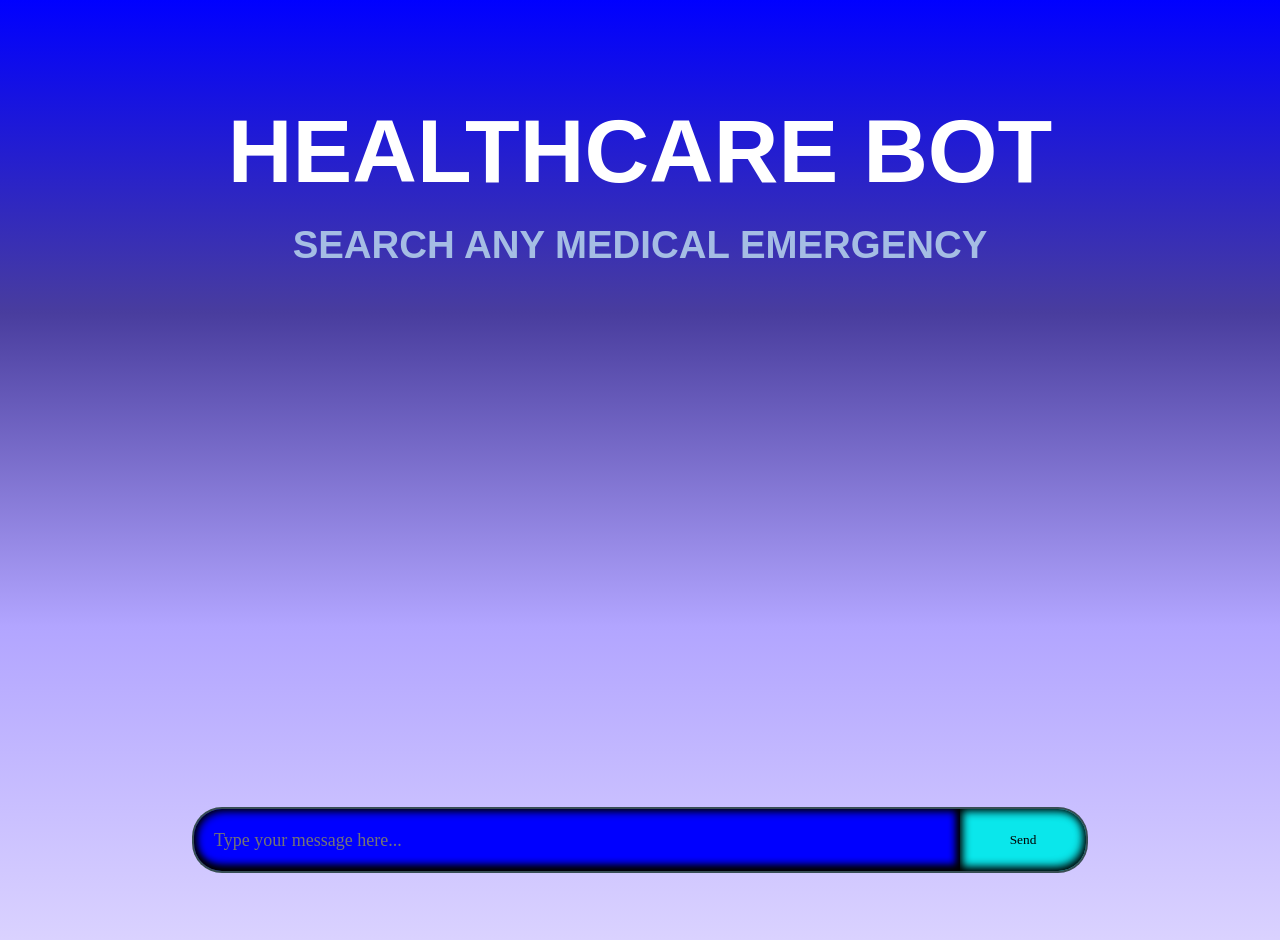
<file: index1.html>
<!DOCTYPE html>
<html lang="hi">
  <head>
    <meta charset="UTF-8" />
    <meta name="viewport" content="width=device-width, initial-scale=1.0" />
    <title>Chatbot</title>
    <link rel="stylesheet" href="index.css" />
    <style>
      * {
        margin: 0;
        padding: 0;
        box-sizing: border-box;
        font-family: "Trebuchet MS", "Lucida Sans Unicode", "Lucida Grande",
          "Lucida Sans", Arial, sans-serif;
      }

      body {
        width: 100%;
        height: 100%;
        background-color: aquamarine;
        background-size: cover;
        background-position: center;
      }

      .container {
        width: 100%;
        height: 100vh;
        display: flex;
        align-items: center;
        gap: 20px;
        padding-top: 100px;
        flex-direction: column;
      }

      .container h1 {
        color: white;
      }

      .container h2 {
        font-size: 3vw;
        color: rgb(165, 189, 228);
      }

      .prompt-area {
        width: 100%;
        height: 120px;
        position: fixed;
        bottom: 0;
        display: flex;
        align-items: center;
        justify-content: center;
        z-index: 2;
      }

      .prompt {
        width: 60%;
        height: 55%;
        padding: 20px;
        border-radius: 30px 0px 0px 30px;
        background-color: blue;
        border: 2px solid rgb(56, 78, 84);
        border-right: none;
        outline: none;
        font-size: 18px;
        color: white;
        font-family: cursive;
      }

      .btn {
        border: none;
        width: 10%;
        height: 55%;
        font-family: cursive;
        background-color: rgb(10, 231, 235);
        border-radius: 0px 30px 30px 0px;
        display: flex;
        align-items: center;
        justify-content: center;
        border: 2px solid rgb(56, 78, 84);
        border-left: none;
        cursor: pointer;
      }

      /* Flashing color animation for the Send button */

      .btn:hover {
        background-color: rgba(14, 155, 115, 0.728);
        box-shadow: 0 0 1rem white;
      }

      .chat-container {
        width: 100%;
        max-height: calc(100vh - 120px);
        overflow-y: auto;
        padding: 20px;
        display: flex;
        flex-direction: column;
        gap: 20px;
      }

      .user-chat-box {
        width: 70%;
        padding: 20px;
        background-color: rgb(73, 102, 219);
        display: flex;
        gap: 20px;
        border-radius: 30px 30px 0px 30px;
        color: rgba(255, 255, 255, 0.758);
        font-size: 20px;
        box-shadow: 2px 4px 10px black;
      }

      #img {
        width: 100px;
        height: 100%;
        display: flex;
        align-items: center;
        justify-content: center;
      }

      #img img {
        width: 50px;
        height: 50px;
        filter: drop-shadow(2px 2px 10px black);
      }

      .ai-chat-box {
        width: 70%;
        padding: 20px;
        background-color: rgba(121, 171, 202, 0.779);
        display: flex;
        gap: 20px;
        border-radius: 30px 30px 30px 0px;
        color: rgba(255, 255, 255, 0.758);
        font-size: 20px;
        box-shadow: 2px 4px 10px black;
      }

      .loading {
        filter: drop-shadow(2px 2px 2px black);
      }
      .lang {
        height: 3rem;
        background-color: black;
      }
    </style>
  </head>
  <body>
    <div class="container">
      <h1>HEALTHCARE BOT</h1>
      <h2>SEARCH ANY MEDICAL EMERGENCY</h2>
    </div>

    <!-- Input Text Field -->
    <div class="prompt-area">
      <input
        type="text"
        class="prompt"
        placeholder="Type your message here..."
      />
      <button id="btn" class="btn">Send</button>
      <div class="lang">
        <div class="lang" id="google_translate_element"></div>
      </div>
    </div>

    <div class="chat-container"></div>

    <script src="./app.js"></script>
    <script type="text/javascript">
      // <![CDATA[
      function googleTranslateElementInit() {
        new google.translate.TranslateElement(
          {
            pageLanguage: "en",
            layout: google.translate.TranslateElement.InlineLayout.SIMPLE,
          },
          "google_translate_element"
        );
      }
      // ]]>
    </script>
    <script
      src="//translate.google.com/translate_a/element.js?cb=googleTranslateElementInit"
      type="text/javascript"
    ></script>

    <script>
      document
        .getElementById("btn")
        .addEventListener("keydown", function (event) {
          if (event.key === "Enter") {
            // Add the action to send a message or submit form on Enter key
          }
        });
    </script>
  </body>
</html>
</file>
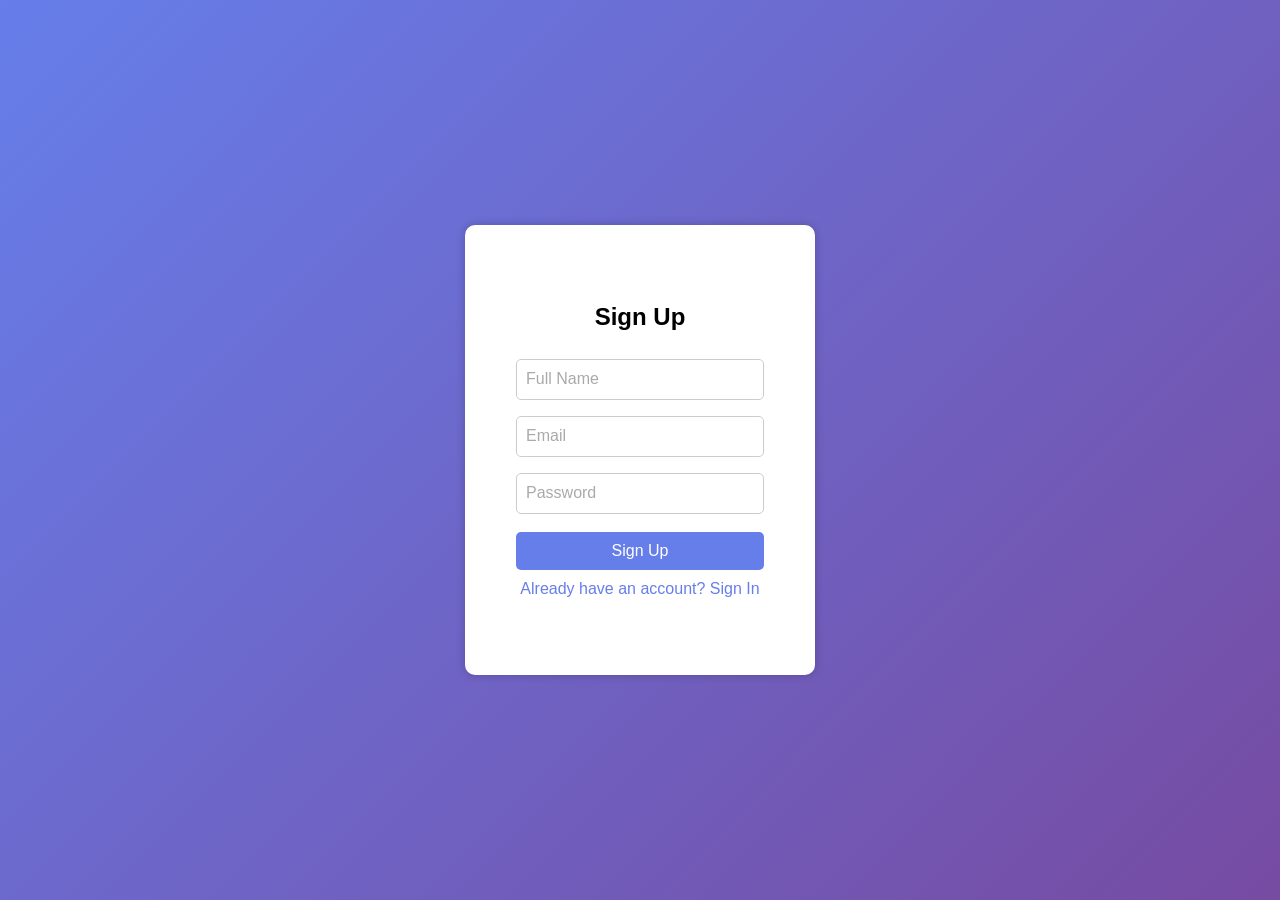
<file: login.html>
<!DOCTYPE html>
<html lang="en">
  <head>
    <meta charset="UTF-8" />
    <meta name="viewport" content="width=device-width, initial-scale=1.0" />
    <title>Flipping Card Login/Signup</title>
    <style>
      * {
        margin: 0;
        padding: 0;
        box-sizing: border-box;
        font-family: Arial, sans-serif;
      }
      body {
        display: flex;
        justify-content: center;
        align-items: center;
        height: 100vh;
        background: linear-gradient(135deg, #667eea, #764ba2);
      }
      .container {
        width: 350px;
        height: 450px;
        position: relative;
        perspective: 1000px;
      }
      .card {
        width: 100%;
        height: 100%;
        position: absolute;
        transform-style: preserve-3d;
        transition: transform 0.7s;
      }
      .card.flip {
        transform: rotateY(180deg);
      }
      .card-side {
        width: 100%;
        height: 100%;
        position: absolute;
        backface-visibility: hidden;
        background: white;
        padding: 20px;
        border-radius: 10px;
        box-shadow: 0 0 10px rgba(0, 0, 0, 0.2);
        display: flex;
        flex-direction: column;
        justify-content: center;
        align-items: center;
      }
      .back {
        transform: rotateY(180deg);
      }
      h2 {
        margin-bottom: 20px;
      }
      .input-wrapper {
        position: relative;
        width: 80%;
        margin: px 0;
      }
      input {
        width: 100%;
        padding: 12px;
        margin: 8px 0;
        border: 1px solid #ccc;
        border-radius: 5px;
        position: relative;
        background-color: transparent;
        z-index: 1;
      }

      input:focus + label,
      input:not(:placeholder-shown) + label {
        top: -18px; /* Moves label up more when input has content or is focused */
        font-size: 12px;
        color: #667eea;
      }

      label {
        position: absolute;
        top: 12px; /* Default position when no data is entered */
        left: 10px;
        font-size: 16px;
        color: #aaa;
        transition: all 0.2s ease;
        pointer-events: none;
      }

      input:focus {
        border-color: #667eea;
      }

      label {
        position: absolute;
        top: 50%;
        left: 10px;
        font-size: 16px;
        color: #aaa;
        transform: translateY(-50%);
        pointer-events: none;
        transition: all 0.3s ease;
      }
      input:focus + label,
      input:not(:placeholder-shown) + label {
        top: 0;
        left: 15px;
        font-size: 12px;
        color: #667eea;
      }
      button {
        width: 80%;
        padding: 10px;
        margin-top: 10px;
        border: none;
        border-radius: 5px;
        background: #667eea;
        color: white;
        font-size: 16px;
        cursor: pointer;
      }
      button:hover {
        background: #555eea;
      }
      .toggle {
        margin-top: 10px;
        color: #667eea;
        cursor: pointer;
      }
    </style>
  </head>
  <body>
    <div class="container">
      <div class="card" id="card">
        <!-- Sign Up Form -->
        <div class="card-side front">
          <h2>Sign Up</h2>
          <div class="input-wrapper">
            <input type="text" id="signup-name" placeholder=" " required />
            <label for="signup-name">Full Name</label>
          </div>
          <div class="input-wrapper">
            <input type="email" id="signup-email" placeholder=" " required />
            <label for="signup-email">Email</label>
          </div>
          <div class="input-wrapper">
            <input
              type="password"
              id="signup-password"
              placeholder=" "
              required
            />
            <label for="signup-password">Password</label>
          </div>
          <button onclick="signUp()">Sign Up</button>
          <p class="toggle" onclick="flipCard()">
            Already have an account? Sign In
          </p>
        </div>

        <!-- Sign In Form -->
        <div class="card-side back">
          <h2>Sign In</h2>
          <div class="input-wrapper">
            <input type="email" id="signin-email" placeholder=" " required />
            <label for="signin-email">Email</label>
          </div>
          <div class="input-wrapper">
            <input
              type="password"
              id="signin-password"
              placeholder=" "
              required
            />
            <label for="signin-password">Password</label>
          </div>
          <button onclick="signIn()">Sign In</button>
          <p class="toggle" onclick="flipCard()">New here? Sign Up</p>
        </div>
      </div>
    </div>

    <script>
      function flipCard() {
        document.getElementById("card").classList.toggle("flip");
      }

      function signUp() {
        let name = document.getElementById("signup-name").value;
        let email = document.getElementById("signup-email").value;
        let password = document.getElementById("signup-password").value;

        if (name === "" || email === "" || password === "") {
          alert("Please fill all fields!");
          return;
        }

        localStorage.setItem("userEmail", email);
        localStorage.setItem("userPassword", password);
        alert("Signup successful! Please sign in.");
        flipCard();
      }

      function signIn() {
        let email = document.getElementById("signin-email").value;
        let password = document.getElementById("signin-password").value;
        let storedEmail = localStorage.getItem("userEmail");
        let storedPassword = localStorage.getItem("userPassword");

        if (email === storedEmail && password === storedPassword) {
          alert("Login successful!");
          window.location.href = "index.html";
        } else {
          alert("Invalid credentials!");
        }
      }
    </script>
  </body>
</html>
</file>
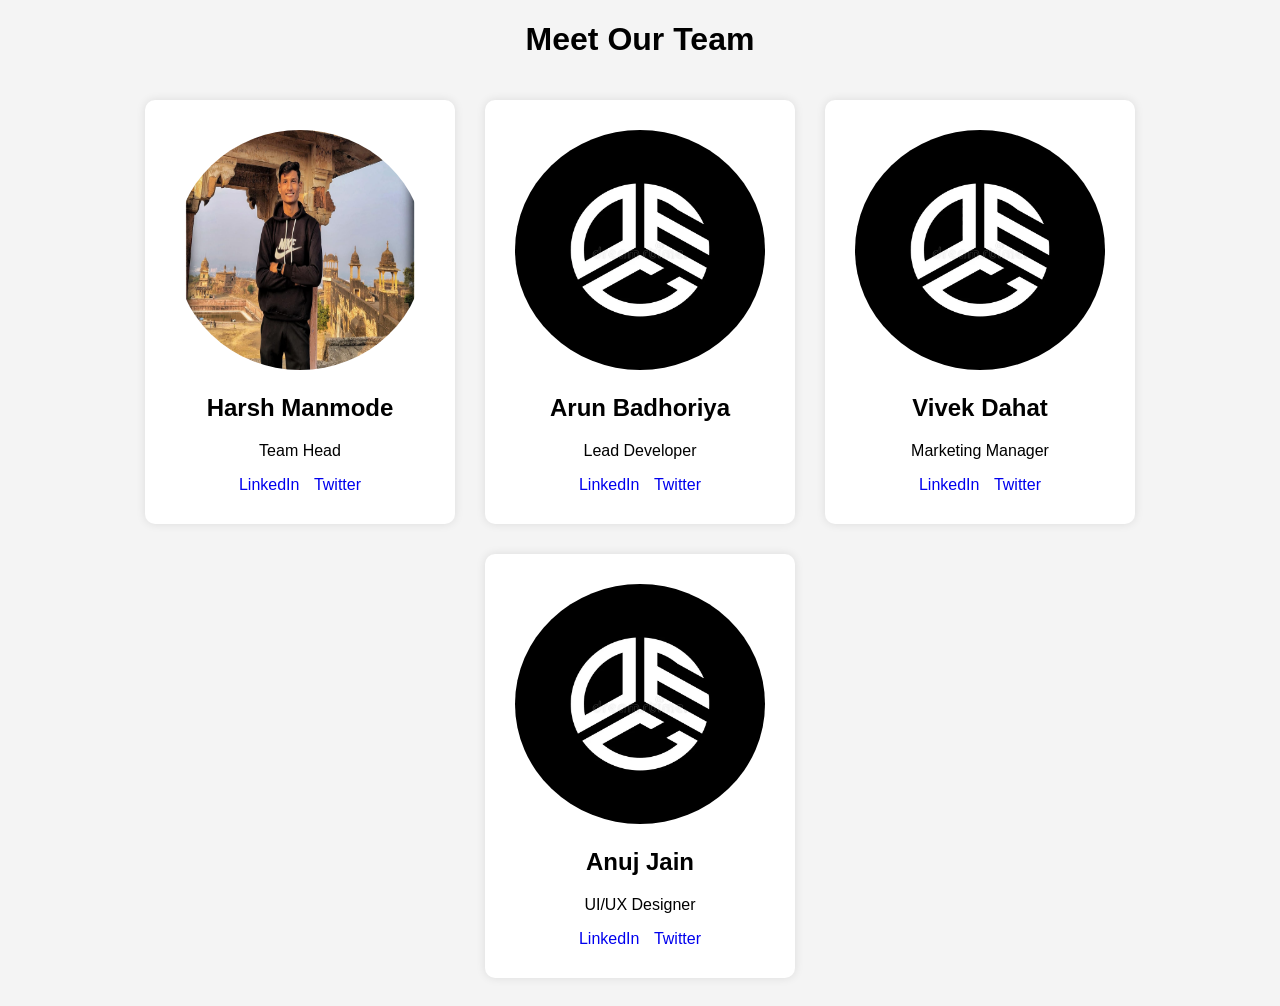
<file: social.html>
<!DOCTYPE html>
<html lang="en">
  <head>
    <meta charset="UTF-8" />
    <meta name="viewport" content="width=device-width, initial-scale=1.0" />
    <title>Our Team</title>
    <style>
      body {
        font-family: Arial, sans-serif;
        text-align: center;
        background-color: #f4f4f4;
      }
      .team-container {
        display: flex;
        flex-wrap: wrap;
        justify-content: center;
        gap: 30px;
        padding: 20px;
      }
      .member {
        background: white;
        padding: 30px;
        border-radius: 10px;
        box-shadow: 0 0 10px rgba(0, 0, 0, 0.1);
        width: 250px;
      }
      .member img {
        width: 250px;
        height: 240px;
        border-radius: 50%;
      }
      .social-links a {
        margin: 0 5px;
        text-decoration: none;
      }
    </style>
  </head>
  <body>
    <h1>Meet Our Team</h1>

    <div class="team-container">
      <!-- Founder -->

      <!-- Team Head -->
      <div class="member">
        <img src="harsh1.jpg" alt="Team Head" />
        <h2>Harsh Manmode</h2>
        <p>Team Head</p>
        <div class="social-links">
          <a href="#">LinkedIn</a>
          <a href="#">Twitter</a>
        </div>
      </div>

      <!-- Team Members -->
      <div class="member">
        <img src="logo.png" alt="Team Member" />
        <h2>Arun Badhoriya</h2>
        <p>Lead Developer</p>
        <div class="social-links">
          <a href="#">LinkedIn</a>
          <a href="#">Twitter</a>
        </div>
      </div>

      <div class="member">
        <img src="logo.png" alt="Team Member" />
        <h2>Vivek Dahat</h2>
        <p>Marketing Manager</p>
        <div class="social-links">
          <a href="#">LinkedIn</a>
          <a href="#">Twitter</a>
        </div>
      </div>

      <div class="member">
        <img src="logo.png" alt="Team Member" />
        <h2>Anuj Jain</h2>
        <p>UI/UX Designer</p>
        <div class="social-links">
          <a href="#">LinkedIn</a>
          <a href="#">Twitter</a>
        </div>
      </div>
    </div>
  </body>
</html>
</file>
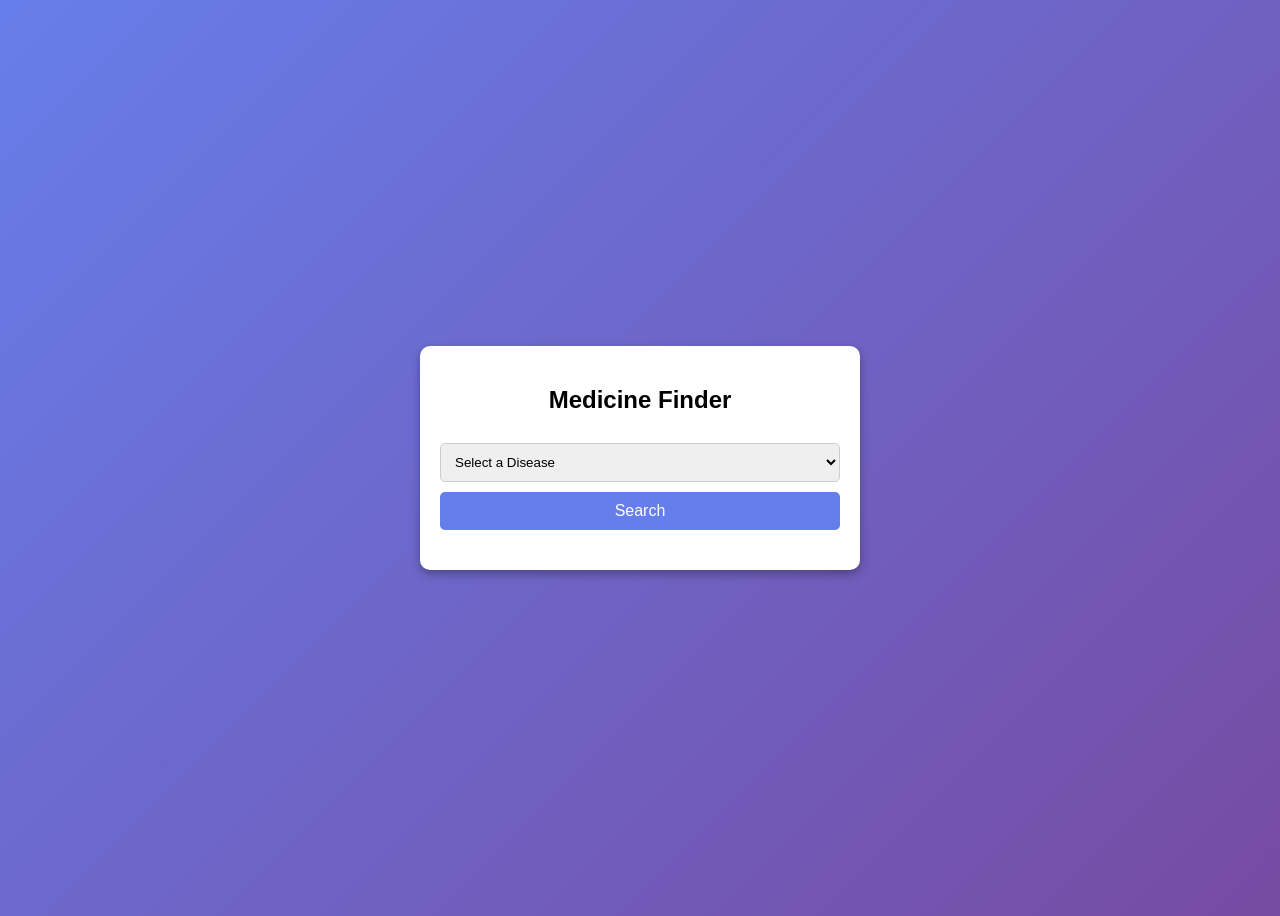
<file: test.html>
<!DOCTYPE html>
<html lang="en">
  <head>
    <meta charset="UTF-8" />
    <meta name="viewport" content="width=device-width, initial-scale=1.0" />
    <title>Medicine Finder</title>
    <style>
      body {
        font-family: Arial, sans-serif;
        display: flex;
        justify-content: center;
        align-items: center;
        height: 100vh;
        background: linear-gradient(135deg, #667eea, #764ba2);
        flex-direction: column;
        color: white;
      }
      .container {
        background: white;
        padding: 20px;
        border-radius: 10px;
        box-shadow: 0 4px 10px rgba(0, 0, 0, 0.3);
        width: 400px;
        text-align: center;
        color: black;
      }
      select {
        width: 100%;
        padding: 10px;
        margin: 10px 0;
        border: 1px solid #ccc;
        border-radius: 5px;
      }
      button {
        padding: 10px;
        width: 100%;
        border: none;
        background: #667eea;
        color: white;
        font-size: 16px;
        cursor: pointer;
        border-radius: 5px;
      }
      button:hover {
        background: #555eea;
      }
      #result {
        margin-top: 20px;
        text-align: left;
      }
    </style>
  </head>
  <body>
    <div class="container">
      <h2>Medicine Finder</h2>
      <select id="disease">
        <option value="">Select a Disease</option>
      </select>
      <button onclick="findMedicine()">Search</button>
      <div id="result"></div>
    </div>

    <script>
      const medicineData = {
        Anemia: ["Ferrous Sulphate", "Folic Acid", "Cyanocobalamin"],
        Hypertension: ["Amlodipine", "Atenolol", "Enalapril Maleate"],
        Diabetes: ["Metformin", "Insulin", "Glibenclamide"],
        "Pain Relief": ["Paracetamol", "Ibuprofen", "Diclofenac"],
        Infection: ["Amoxicillin", "Ciprofloxacin", "Azithromycin"],
        Tuberculosis: ["Isoniazid", "Rifampicin", "Ethambutol", "Pyrazinamide"],
        Malaria: ["Chloroquine", "Artesunate", "Quinine Sulphate"],
        Epilepsy: ["Carbamazepine", "Phenytoin", "Sodium Valproate"],
        Allergy: ["Cetirizine", "Chlorpheniramine", "Hydrocortisone"],
        Asthma: ["Salbutamol", "Beclomethasone", "Ipratropium Bromide"],
        "Bladder Cancer": ["Mitomycin", "BCG Vaccine", "Cisplatin"],
        "Chicken Pox": ["Acyclovir", "Paracetamol", "Calamine Lotion"],
        "COVID-19": ["Remdesivir", "Dexamethasone", "Tocilizumab"],
        Depression: ["Fluoxetine", "Sertraline", "Amitriptyline"],
        Diarrhea: ["Oral Rehydration Salts", "Loperamide", "Zinc Sulphate"],
        HIV: ["Zidovudine", "Lamivudine", "Efavirenz"],
        Stress: ["Diazepam", "Alprazolam", "Buspirone"],
        "Gastric Ulcer": ["Omeprazole", "Ranitidine", "Pantoprazole"],
        "Heart Disease": ["Aspirin", "Atorvastatin", "Clopidogrel"],
        Migraine: ["Paracetamol", "Dihydroergotamine", "Propranolol"],
        Cancer: ["Methotrexate", "Cyclophosphamide", "Cisplatin"],
        Poisoning: ["Activated Charcoal", "Atropine", "Sodium Thiosulphate"],
      };

      function populateDropdown() {
        let select = document.getElementById("disease");
        for (let disease in medicineData) {
          let option = document.createElement("option");
          option.value = disease;
          option.textContent = disease;
          select.appendChild(option);
        }
      }

      function findMedicine() {
        let disease = document.getElementById("disease").value;
        let resultDiv = document.getElementById("result");
        resultDiv.innerHTML = "";

        if (medicineData[disease]) {
          let medicines = medicineData[disease].join(", ");
          resultDiv.innerHTML = `<h3>Recommended Medicines:</h3><p>${medicines}</p>`;
        } else {
          resultDiv.innerHTML = `<p style='color:red;'>No data found. Try a different disease.</p>`;
        }
      }

      window.onload = populateDropdown;
    </script>
  </body>
</html>
</file>
<file: index.css>
* {
  margin: 0;
  padding: 0;
  box-sizing: border-box;
  font-family: "Trebuchet MS", "Lucida Sans Unicode", "Lucida Grande",
    "Lucida Sans", Arial, sans-serif;
}

body {
  width: 100%;
  height: 100%;
  background: linear-gradient(180deg, blue, #493d9e, #b2a5ff, #dad2ff);
}

.container {
  width: 100%;
  height: 100vh;
  display: flex;
  align-items: center;
  gap: 20px;
  padding-top: 100px;
  flex-direction: column;
  /* display: none; */
}

.container h1 {
  display: inline-block;
  font-size: 7vw;
  color: white;
}

.container h2 {
  font-size: 3vw;
  color: black;
}

.prompt-area {
  width: 100%;
  height: 120px;

  position: fixed;
  bottom: 0;
  display: flex;
  align-items: center;
  justify-content: center;
  z-index: 2;
}

.prompt {
  width: 60%;
  height: 55%;
  padding: 20px;
  border-radius: 30px 0px 0px 30px;
  background-color: white;
  border: 2px solid rgb(56, 78, 84);
  border-right: none;
  outline: none;
  box-shadow: inset 2px 2px 10px rgb(0, 0, 0), inset -2px -4px 10px black,
    inset -2px -4px 10px black;
  font-size: 18px;
  color: black;
  font-family: cursive;
}

.btn {
  border: none;
  width: 10%;
  box-shadow: inset 2px 2px 10px rgb(0, 0, 0), inset -2px -4px 10px black;
  height: 55%;
  font-family: cursive;
  background: white;
  border-radius: 0px 30px 30px 0px;
  display: flex;
  align-items: center;
  justify-content: center;
  border: 2px solid rgb(56, 78, 84);
  border-left: none;
  cursor: pointer;
}

.btn:hover {
  background-color: rgba(175, 206, 197, 0.728);
  box-shadow: 0 0 1rem white;
}

.chat-container {
  width: 100%;
  max-height: calc(100vh - 120px);
  overflow-y: auto;
  padding: 20px;
  display: flex;
  /* align-items: center; */
  flex-direction: column;
  gap: 20px;
}

.user-chat-box {
  width: 70%;
  padding: 20px;
  background-color: rgb(180, 172, 81);
  display: flex;

  gap: 20px;
  border-radius: 30px 30px 0px 30px;
  color: rgba(255, 255, 255, 0.758);
  font-size: 20px;
  box-shadow: 2px 4px 10px black;
}

#img {
  width: 100px;
  height: 100%;
  display: flex;
  align-items: center;
  justify-content: center;
}

#img img {
  width: 50px;
  height: 50px;
  filter: drop-shadow(2px 2px 10px black);
}

.ai-chat-box {
  width: 70%;
  padding: 20px;
  background-color: rgba(27, 201, 44, 0.276);
  display: flex;
  gap: 20px;

  border-radius: 30px 30px 30px 0px;
  color: rgba(255, 255, 255, 0.758);
  font-size: 20px;
  box-shadow: 2px 4px 10px black;
}

.loading {
  filter: drop-shadow(2px 2px 2px black);
}
.lang {
  height: 3rem;
  background-color: black;
}
</file>
